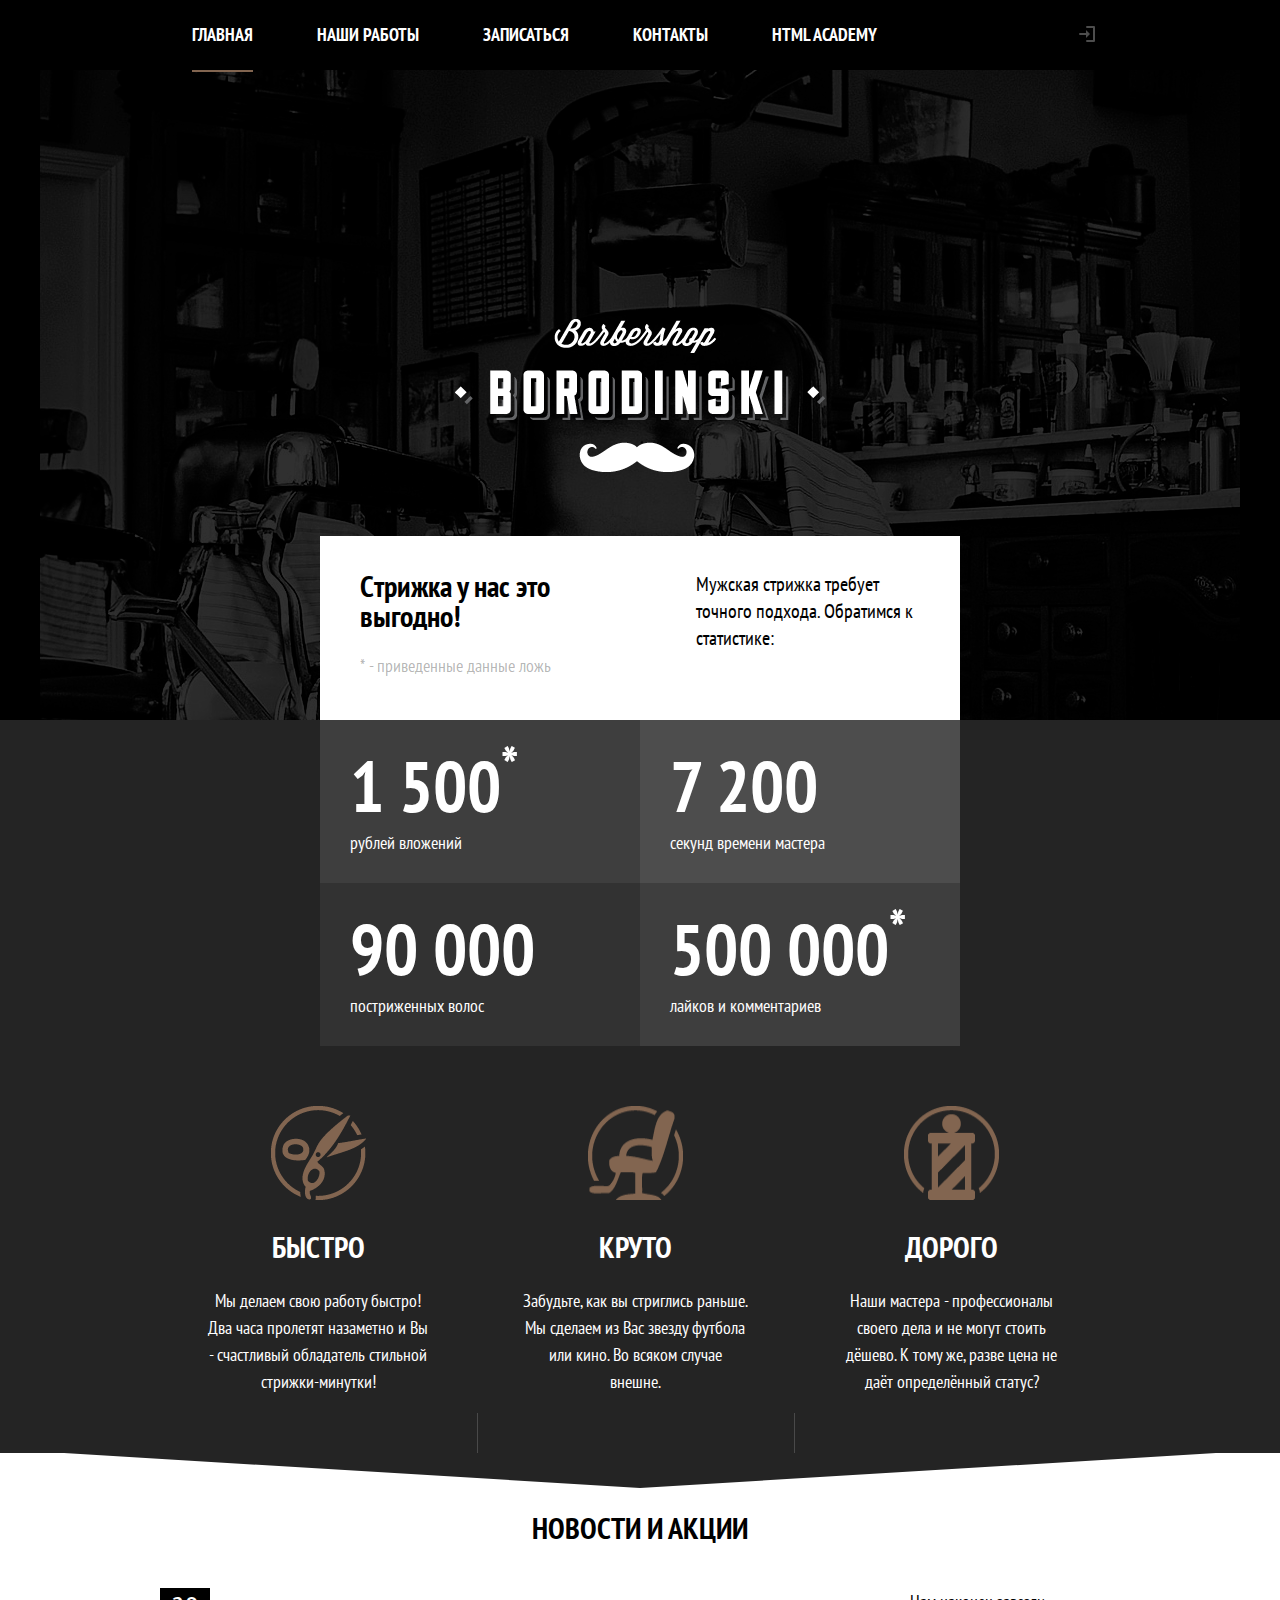
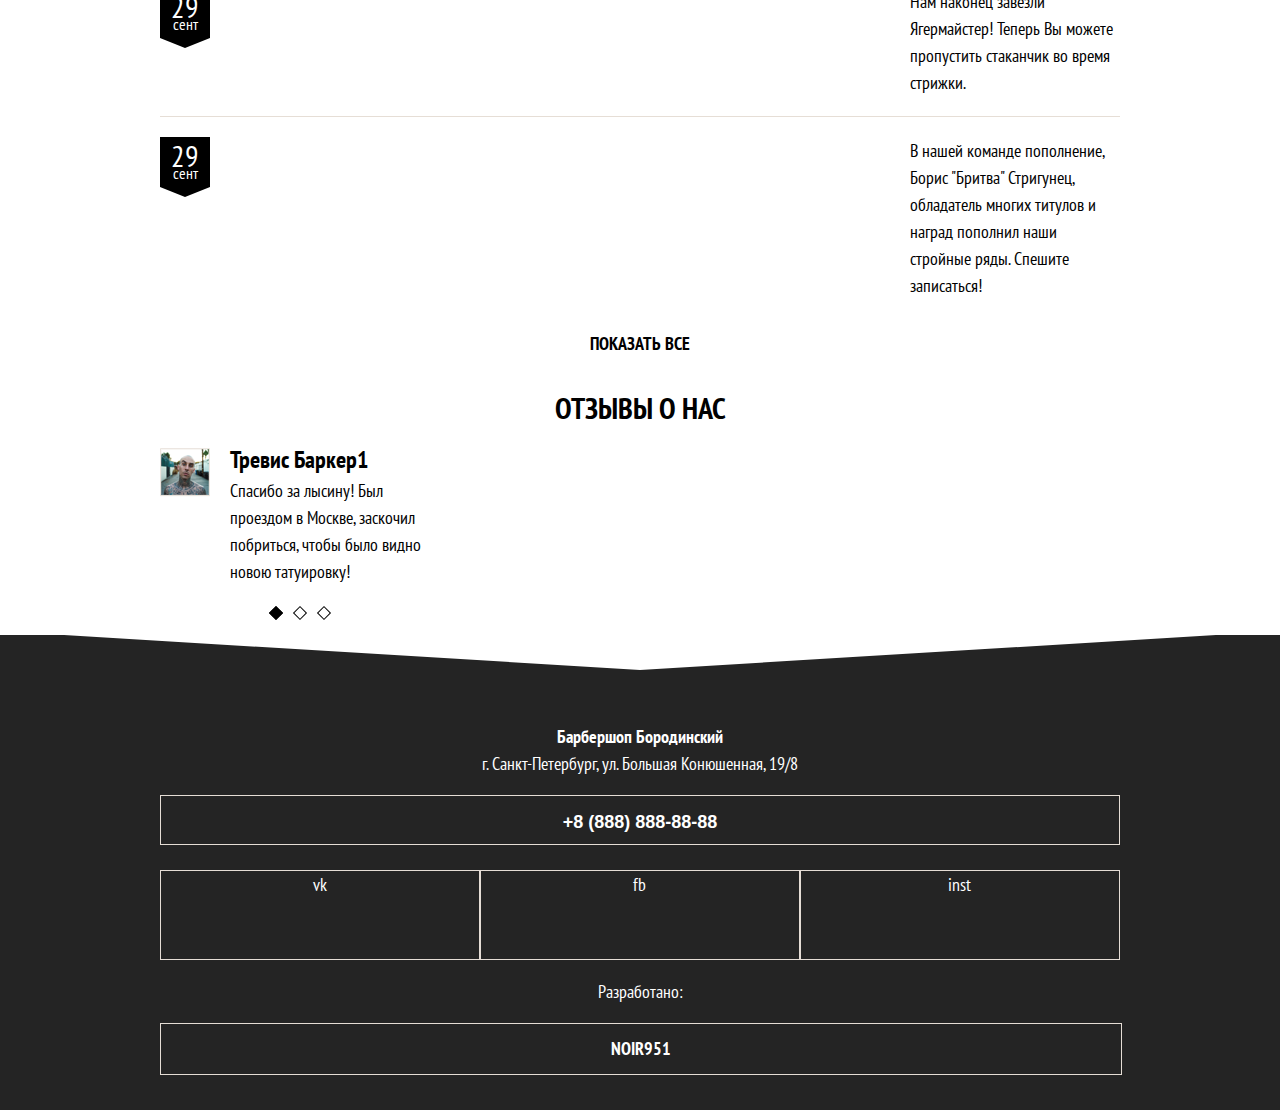
<file: barbershop/index.html>
<!DOCTYPE html>
<html lang="ru">

<head>
    <meta charset="UTF-8">
    <title>Barbershop</title>
    <link rel="stylesheet" href="app/css/style.css">
    <meta name="viewport" content="width=device-width, initial-scale=1">
</head>

<body>
    <header class="page-header">
        <div class="page-header__logo">
            <h1 class="visually-hidden">Barbershop Borodinsky</h1>
        </div>
        <nav class="page-nav">
            <button type="button" class="page-nav__btn">Меню</button>
            <div class="page-nav__container">
                <ul class="page-nav__list">
                    <li class="page-nav__item"><a class="active" href="#">главная</a></li>
                    <li class="page-nav__item"><a href="photo.html">наши работы</a></li>
                    <li class="page-nav__item"><a href="form.html">записаться</a></li>
                    <li class="page-nav__item"><a href="contacts.html">контакты</a></li>
                    <li class="page-nav__item"><a href="academy.html">html academy</a></li>
                </ul>
                <ul class="page-nav__user-bar">
                    <li class="page-nav__user-bar--enter-btn">
                        <a href="#"><img src="app/img/mobile/login.png"> вход</a>
                    </li>
                </ul>
            </div>
        </nav>
    </header>
    <section class="stat">
             <div class="stat__header">
                    <h2 class="stat__heading">Cтрижка у нас это выгодно!</h2>
                    <p class="stat__intro">Мужская стрижка требует точного подхода. Обратимся к статистике:</p>
                    <span class="stat__remark-top text">* - приведенные данные ложь</span>
            </div>
            <div class="stat__blocks">
                    <div class="stat__block"><div class="wrapper">
                        
                                <span class="stat__block-price">1 500<sup>*</sup></span>
                                <p class="stat__block-text">рублей вложений</p>
                    </div>
                    </div>
                    <div class="stat__block"><div class="wrapper">
                        
                                <span class="stat__block-price">7 200</span>
                                <p class="stat__block-text">секунд времени мастера</p>
                    </div>
                    </div>
                    <div class="stat__block"><div class="wrapper">
                        
                                <span class="stat__block-price">90 000</span>
                                <p class="stat__block-text">постриженных волос</p>
                    </div>
                    </div>
                    <div class="stat__block"><div class="wrapper">
                        
                                <span class="stat__block-price">500 000<sup>*</sup></span>
                                <p class="stat__block-text">лайков и комментариев</p>
                    </div>
                    </div>
            </div>
            <span class="stat__remark-bottom">* - приведенные данные ложь</span>

    </section>
    <section class="advantages block-end">
        <div class="wrapper">
            <div class="advantages__slider">
                <input type="radio" name="controls" id="advantages-first-slide" checked>
                <input type="radio" name="controls" id="advantages-second-slide">
                <input type="radio" name="controls" id="advantages-third-slide">
                <div class="advantages__slider-controls">
                    <label for="advantages-first-slide"></label>
                    <label for="advantages-second-slide"></label>
                    <label for="advantages-third-slide"></label>
                </div>
                <div class="advantages__slider-container">
                    <div class="slider__item">
                        <img src="app/img/mobile/advantage-1-illustration.png" width="95px" height="94px">
                        <h2 class="advantages__item-heading">быстро</h2>
                        <p class="advantages__item-text">Мы делаем свою работу быстро! Два часа пролетят назаметно и Вы - счастливый обладатель стильной стрижки-минутки!</p>
                    </div>
                    <div class="slider__item">
                        <img src="app/img/mobile/advantage-2-illustration.png" width="95px" height="88px">
                        <h2 class="advantages__item-heading">круто</h2>
                        <p class="advantages__item-text">Забудьте, как вы стриглись раньше. Мы сделаем из Вас звезду футбола или кино. Во всяком случае внешне.</p>
                    </div>
                    <div class="slider__item">
                        <img src="app/img/mobile/advantage-3-illustration.png" width="95px" height="91px">
                        <h2 class="advantages__item-heading">дорого</h2>
                        <p class="advantages__item-text">Наши мастера - профессионалы своего дела и не могут стоить дёшево. К тому же, разве цена не даёт определённый статус?</p>
                    </div>
                </div>
            </div>
        </div>
    </section>
    <section class="news">
        <div class="wrapper">
            <h2 class="news__heading">Новости и акции</h2>
            <div class="news__preview">
                <div class="news__date">
                    <span class="day">29</span>
                    <span class="month">сент</span>
                </div>
                <p class="news__text">Нам наконец завезли Ягермайстер! Теперь Вы можете пропустить стаканчик во время стрижки.</p>
            </div>
            <div class="news__preview">
                <div class="news__date">
                    <span class="day">29</span>
                    <span class="month">сент</span>
                </div>
                <p class="news__text">В нашей команде пополнение, Борис "Бритва" Стригунец, обладатель многих титулов и наград пополнил наши стройные ряды. Спешите записаться!</p>
            </div>
            <a href="#" class="news__btn btn">Показать все</a>
        </div>
    </section>
    <section class="reviews block-end">
        <div class="wrapper">
            <h2 class="reviews__heading">Отзывы о нас</h2>
            <div class="reviews__slider">
                <input type="radio" name="controls" id="reviews-first-slide" checked>
                <input type="radio" name="controls" id="reviews-second-slide">
                <input type="radio" name="controls" id="reviews-third-slide">
                <div class="reviews__slider-controls">
                    <label for="reviews-first-slide"></label>
                    <label for="reviews-second-slide"></label>
                    <label for="reviews-third-slide"></label>
                </div>
                <div class="reviews__slider-container">
                    <div class="reviews__item">
                        <img src="app/img/mobile/reviews-1-photo.png" width="50px" height="49px">
                        <span class="reviews__item-heading">Тревис Баркер1</span>
                        <p class="reviews__item-text">Спасибо за лысину! Был проездом в Москве, заскочил побриться, чтобы было видно новою татуировку!</p>
                    </div>
                    <div class="reviews__item">
                        <img src="app/img/mobile/reviews-1-photo.png" width="50px" height="49px">
                        <span class="reviews__item-heading">Тревис Баркер2</span>
                        <p class="reviews__item-text">Спасибо за лысину! Был проездом в Москве, заскочил побриться, чтобы было видно новою татуировку!</p>
                    </div>
                    <div class="reviews__item">
                        <img src="app/img/mobile/reviews-1-photo.png" width="50px" height="49px">
                        <span class="reviews__item-heading">Тревис Баркер3</span>
                        <p class="reviews__item-text">Спасибо за лысину! Был проездом в Москве, заскочил побриться, чтобы было видно новою татуировку!</p>
                    </div>
                </div>


            </div>
        </div>
    </section>
    <footer class="footer">
        <div class="wrapper">
            <p class="footer__address"><span class="footer__address-name">Барбершоп Бородинский</span><br>г. Санкт-Петербург, ул. Большая Конюшенная, 19/8</p>
            <button class="footer__phone btn" type="button">+8 (888) 888-88-88</button>
            <div class="footer__social">
                <span class="footer__social--vk">vk</span>
                <span class="footer__social--fb">fb</span>
                <span class="footer__social--inst">inst</span>
            </div>
            <div class="footer__copy">
                <p class="footer__copy--text">Разработано:</p>
                <a class="footer__btn btn" href="http://github.com/noir951">NOir951</a>
            </div>
        </div>
    </footer>
</body>

</html>
</file>
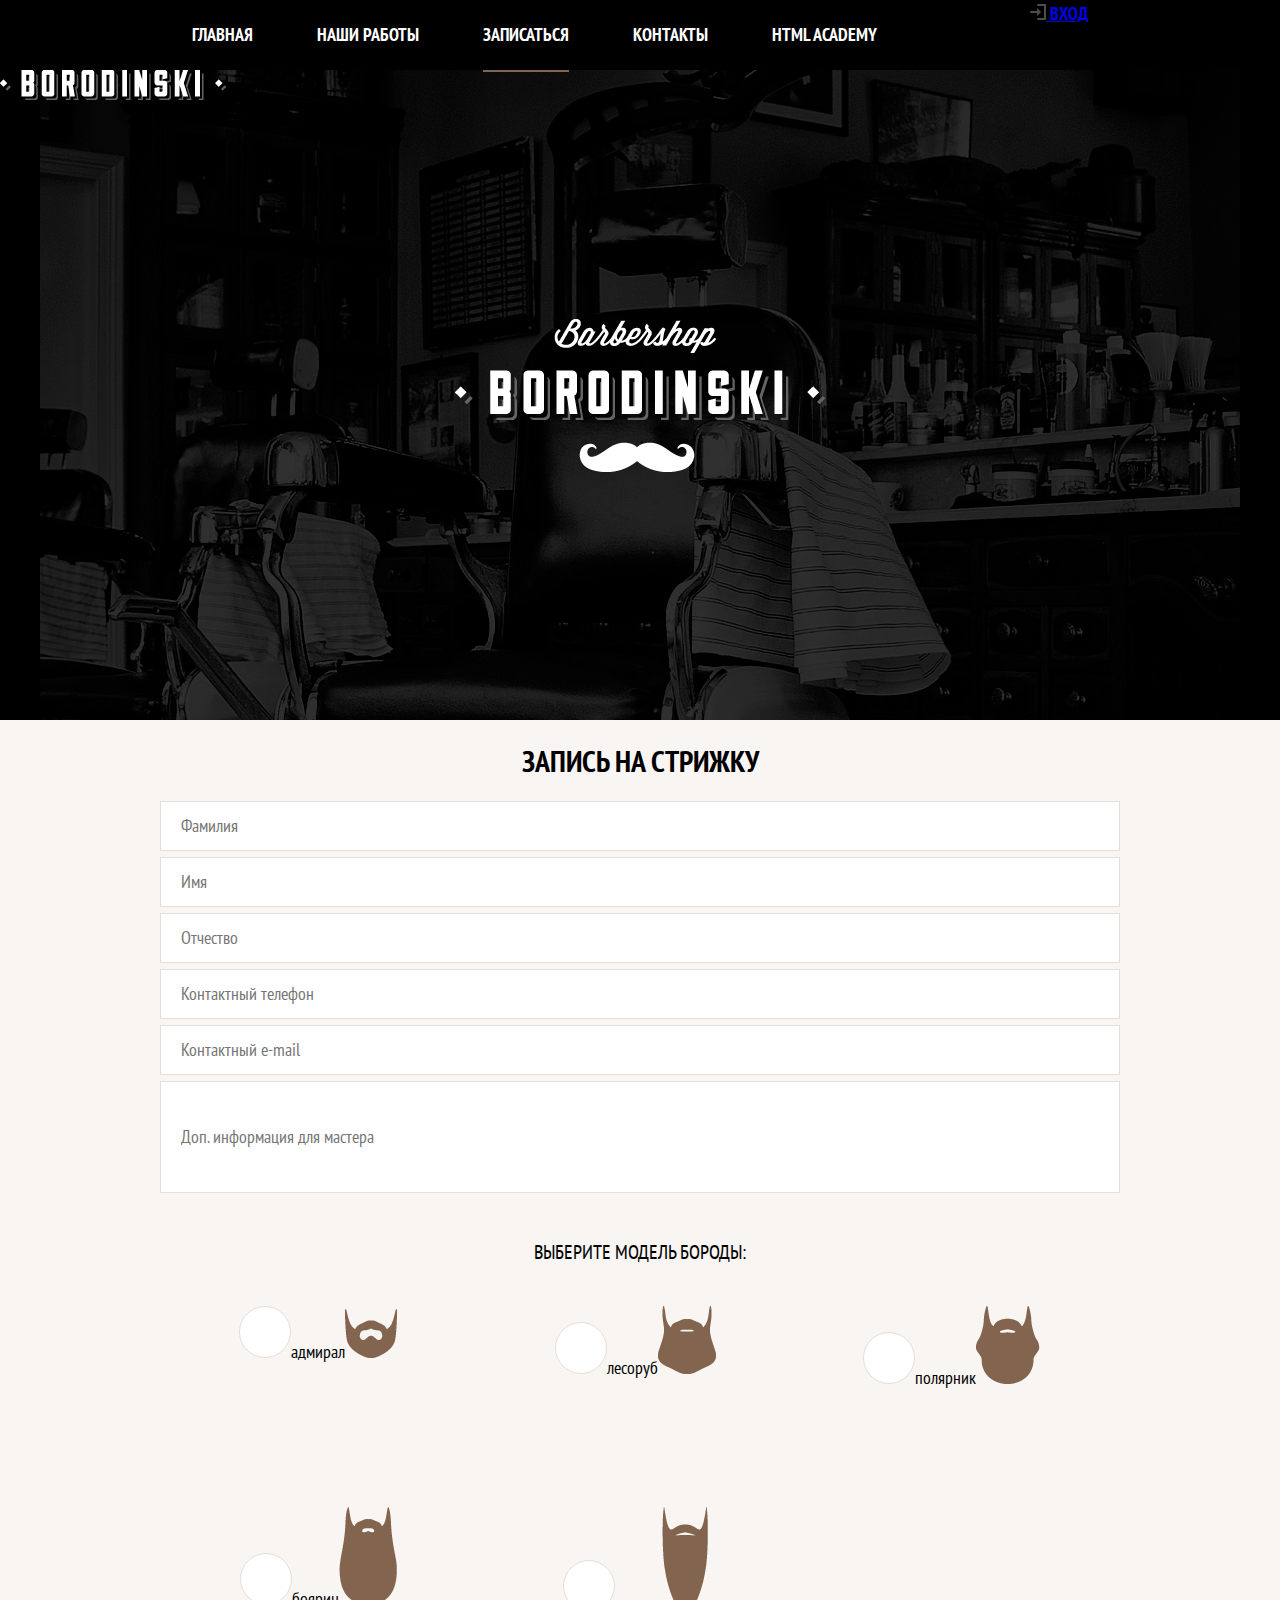
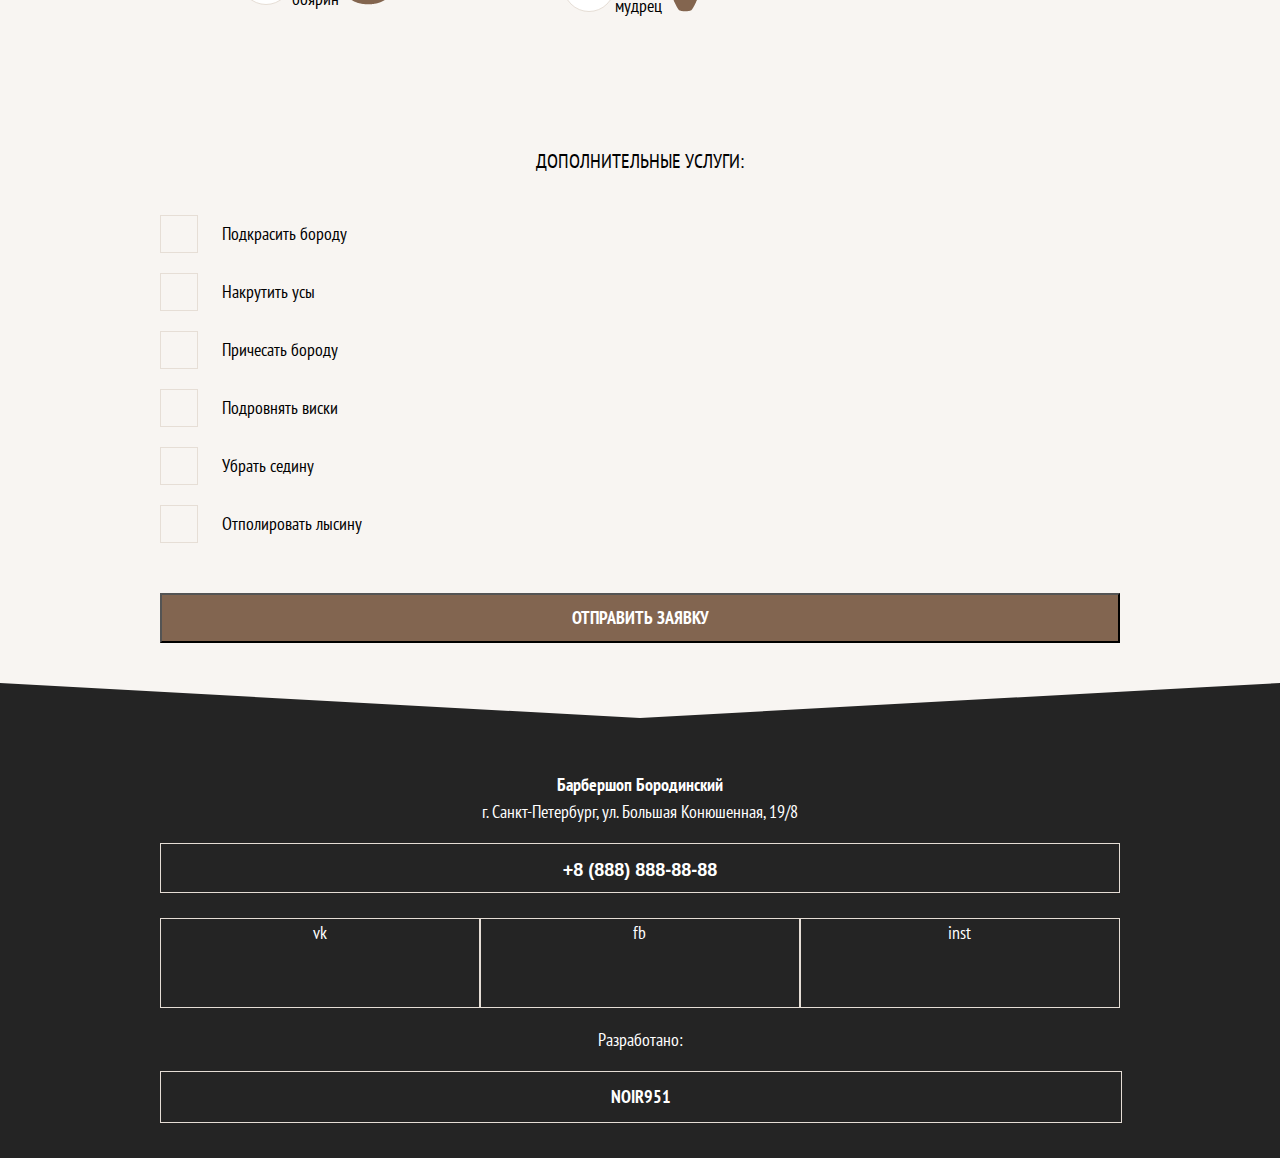
<file: barbershop/form.html>
<!DOCTYPE html>
<html lang="en">
<head>
    <meta charset="UTF-8">
    <title>Form</title>
    <link rel="stylesheet" href="app/css/style.css">
    <meta name="viewport" content="width=device-width, initial-scale=1">
</head>

<body>
    <header class="page-header">
        <div class="page-header__logo">
            <img src="app/img/mobile/logotype-mobile.png" alt="Barbershop Borodinsky" width="226px" height="30px">
            <h1 class="visually-hidden">Barbershop Borodinsky</h1>
        </div>
        <nav class="page-nav page-nav">
            <button type="button" class="page-nav__btn">Меню</button>
            <div class="page-nav__container">
                <ul class="page-nav__list">
                    <li class="page-nav__item"><a href="index.html">главная</a></li>
                    <li class="page-nav__item"><a href="works.html">наши работы</a></li>
                    <li class="page-nav__item"><a class="active" href="#">записаться</a></li>
                    <li class="page-nav__item"><a href="contacts.html">контакты</a></li>
                    <li class="page-nav__item"><a href="academy.html">html academy</a></li>
                </ul>
                <ul class="page-nav__user-bar">
                    <li class="page-van__user-bar--enter-btn">
                        <a href="#"><img src="app/img/mobile/login.png"> вход</a>
                    </li>
                </ul>
            </div>
        </nav>
    </header>
    <form class="form" action="#" method="get">
        <div class="wrapper">
            <h2 class="form__heading">Запись на стрижку</h2>
            <input type="text" name="surname" id="surname" class="form-surname" placeholder="Фамилия">
            <input type="text" name="name" id="name" class="form-name" placeholder="Имя">
            <input type="text" name="patronymic" id="patronymic" class="form-patronymic" placeholder="Отчество">
            <input type="phone" name="phone" id="phone" class="form-phone" placeholder="Контактный телефон">
            <input type="email" name="email" id="email" class="form-email" placeholder="Контактный e-mail">
            <input type="text" name="info" id="info" class="form-info" placeholder="Доп. информация для мастера">
            <p class="form__group-heading">Выберите модель бороды:</p>
            <div class="form__beard-shape-wrapper">
                <label class="beard-shape"><input type="radio" name="beard-shape" value="1"><div class="radio-beard-shape"></div>адмирал<img src="app/img/mobile/beard-1.png" width="52px" height="49px" alt="борода раз"></label>
                <label class="beard-shape"><input type="radio" name="beard-shape" value="2"><div class="radio-beard-shape"></div>лесоруб<img src="app/img/mobile/beard-2.png" width="58px" height="68px" alt="борода два"></label>
                <label class="beard-shape"><input type="radio" name="beard-shape" value="3"><div class="radio-beard-shape"></div>полярник<img src="app/img/mobile/beard-3.png" width="64px" height="78px" alt="три борода"></label>
                <label class="beard-shape"><input type="radio" name="beard-shape" value="4"><div class="radio-beard-shape"></div>боярин<img src="app/img/mobile/beard-4.png" width="58px" height="98px" alt="четыре борода"></label>
                <label class="beard-shape"><input type="radio" name="beard-shape" value="5"><div class="radio-beard-shape"></div>мудрец<img src="app/img/mobile/beard-5.png" width="46px" height="105px" alt="и пять борода"></label>
            </div>
            <p class="form__group-heading">Дополнительные услуги:</p>
            <div class="form__additionally-wrapper">
                <label><input type="checkbox" name="additionally" id="1"><span class="checkbox-additionally"></span>Подкрасить бороду</label>
                <label><input type="checkbox" name="additionally" id="2"><span class="checkbox-additionally"></span>Накрутить усы</label>
                <label><input type="checkbox" name="additionally" id="3"><span class="checkbox-additionally"></span>Причесать бороду</label>
                <label><input type="checkbox" name="additionally" id="4"><span class="checkbox-additionally"></span>Подровнять виски</label>
                <label><input type="checkbox" name="additionally" id="5"><span class="checkbox-additionally"></span>Убрать седину</label>
                <label><input type="checkbox" name="additionally" id="6"><span class="checkbox-additionally"></span>Отполировать лысину</label>
            </div>
            <input class="form__btn btn" type="submit" value="Отправить заявку">
        </div>
    </form>
    <footer class="footer">
        <div class="wrapper">
            <p class="footer__address"><span class="footer__address-name">Барбершоп Бородинский</span><br>г. Санкт-Петербург, ул. Большая Конюшенная, 19/8</p>
            <button class="footer__phone btn" type="button">+8 (888) 888-88-88</button>
            <div class="footer__social">
                <span class="footer__social--vk">vk</span>
                <span class="footer__social--fb">fb</span>
                <span class="footer__social--inst">inst</span>
            </div>
            <div class="footer__copy">
                <p class="footer__copy--text">Разработано:</p>
                <a class="footer__btn btn" href="http://github.com/noir951">NOir951</a>
            </div>
        </div>
    </footer>
</body>
</html>
</file>
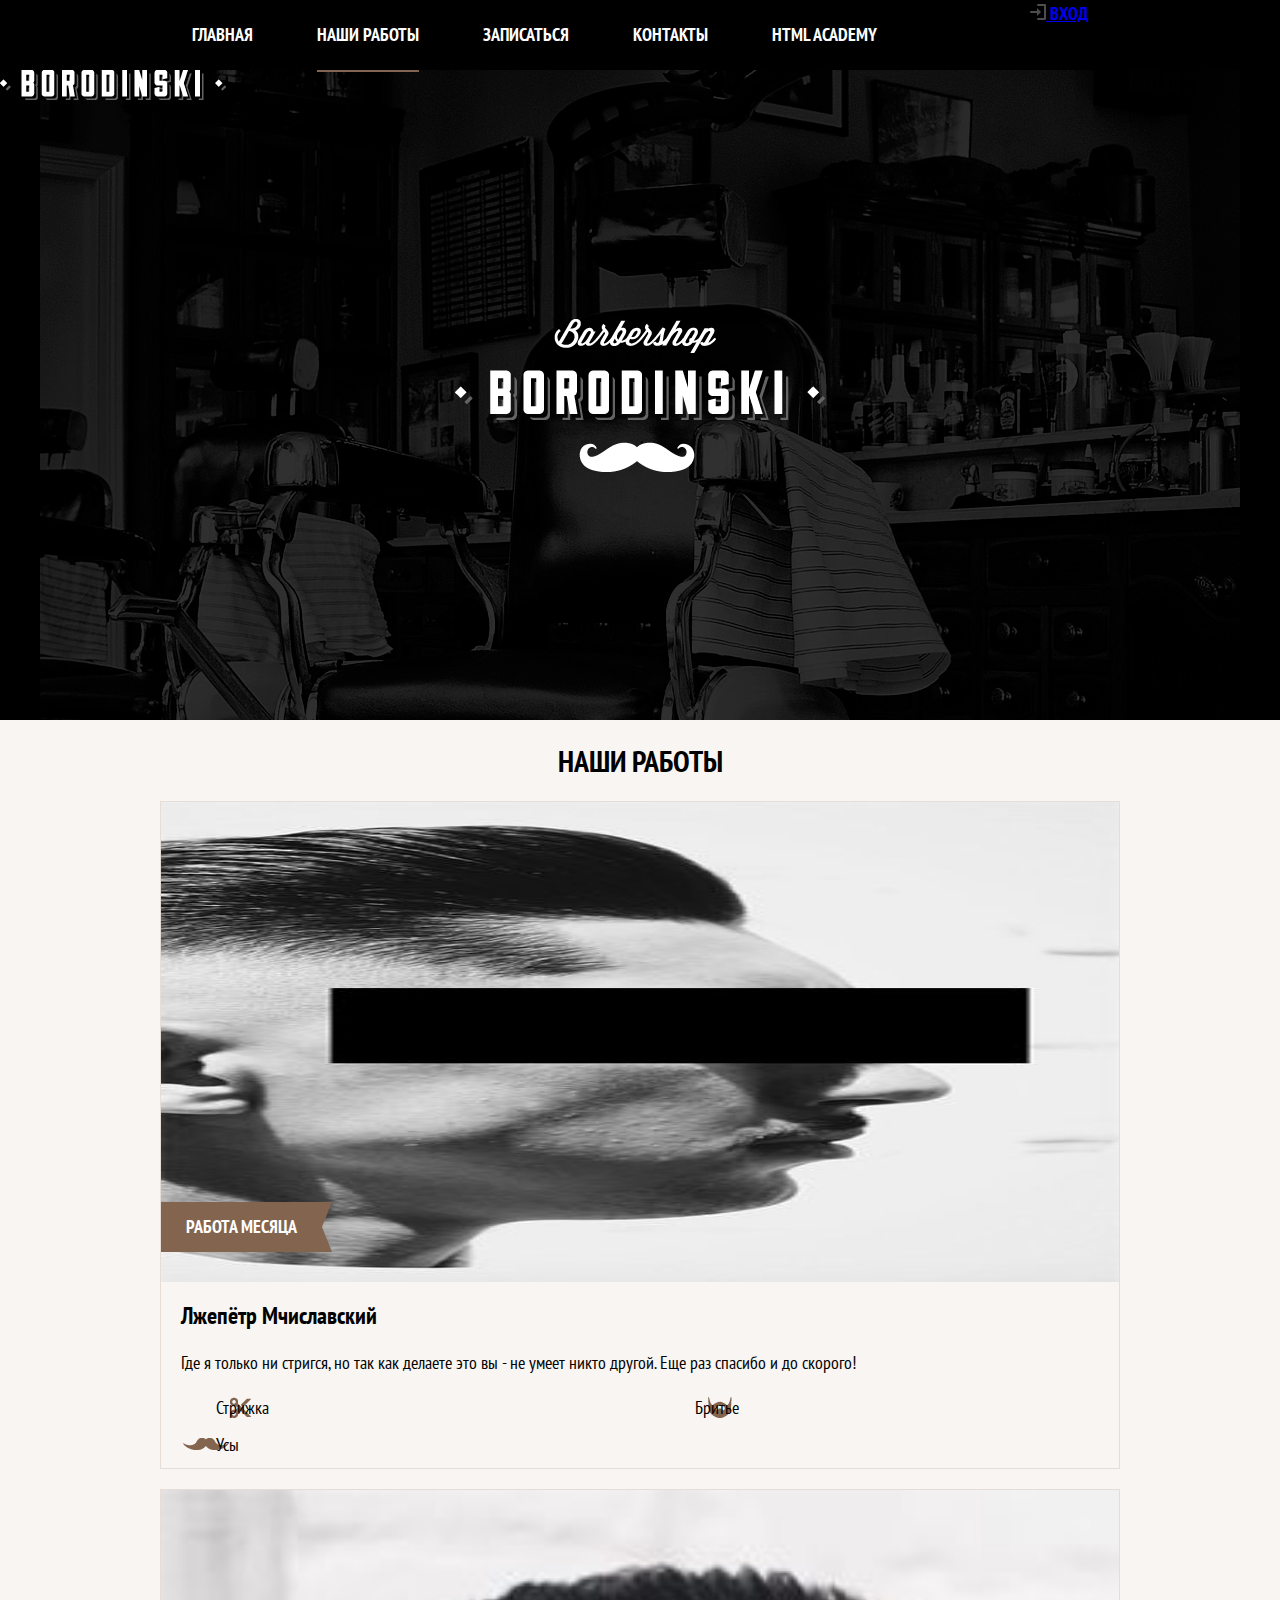
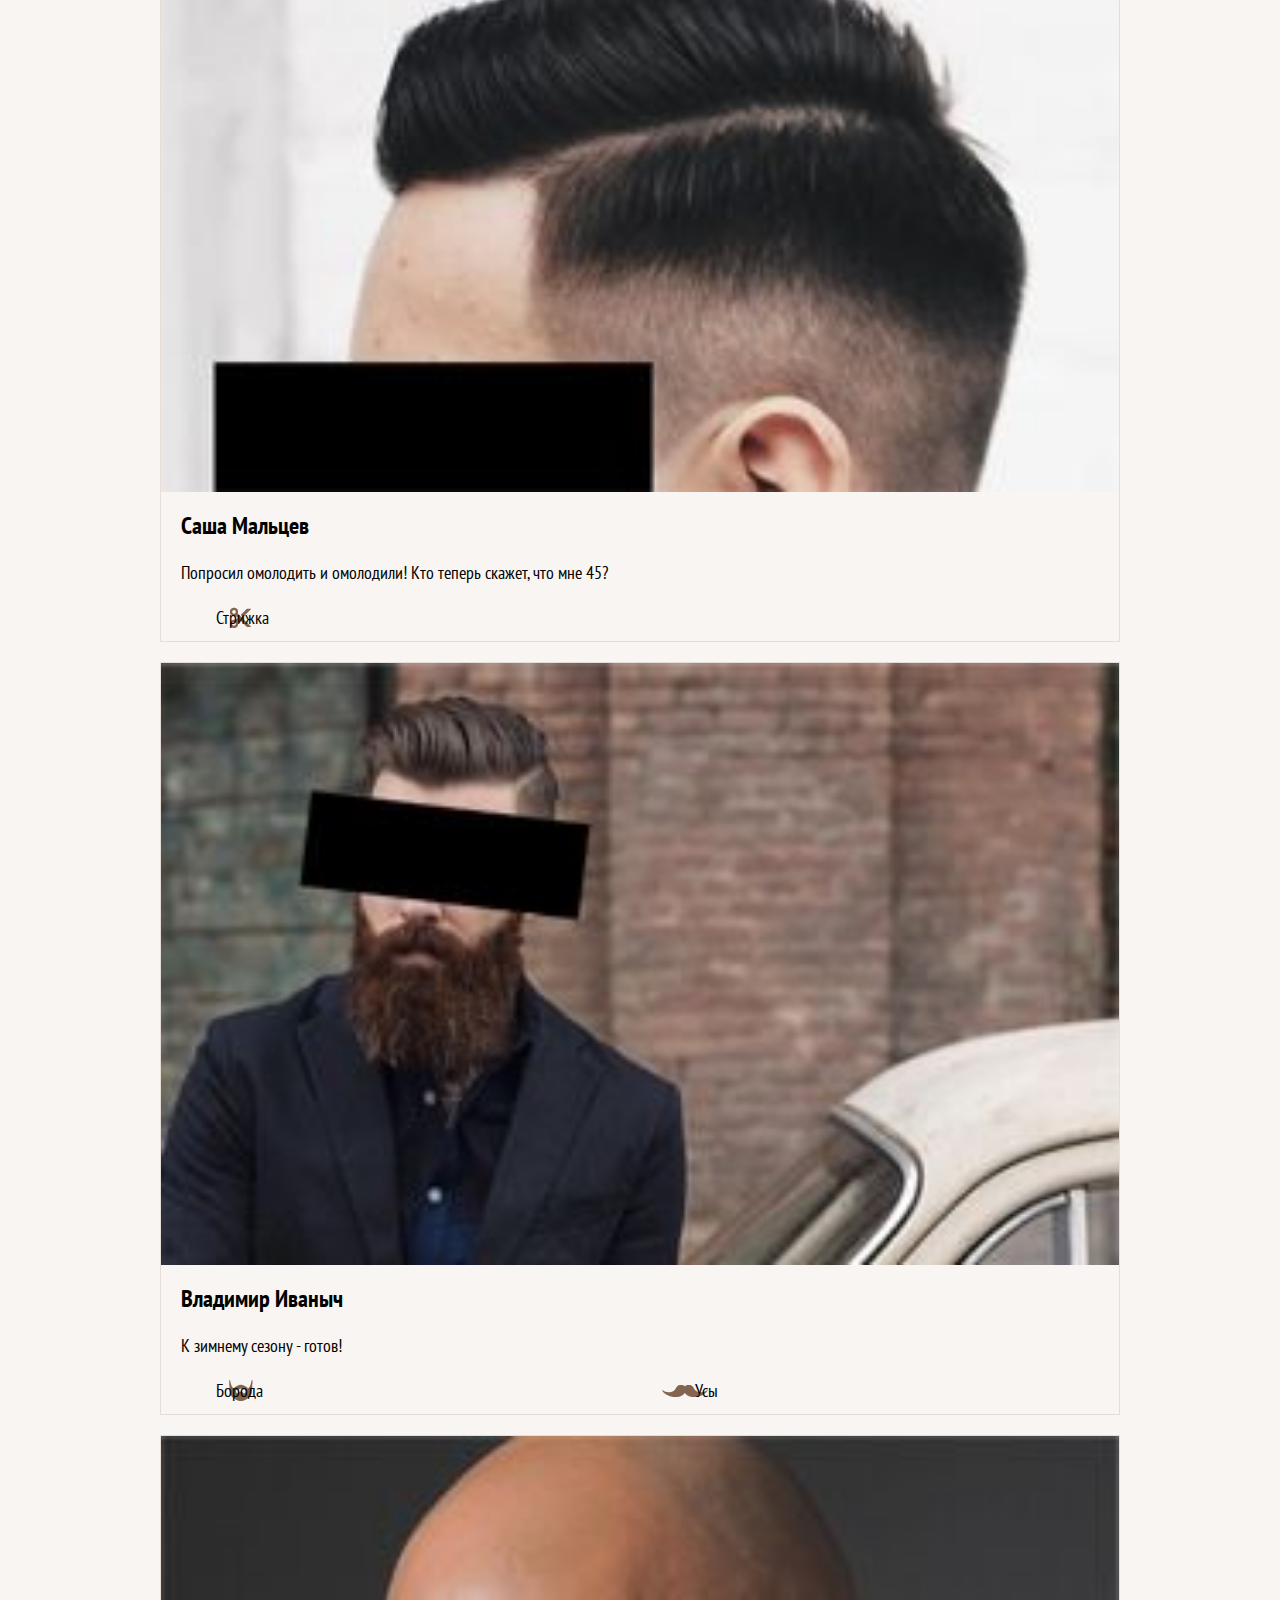
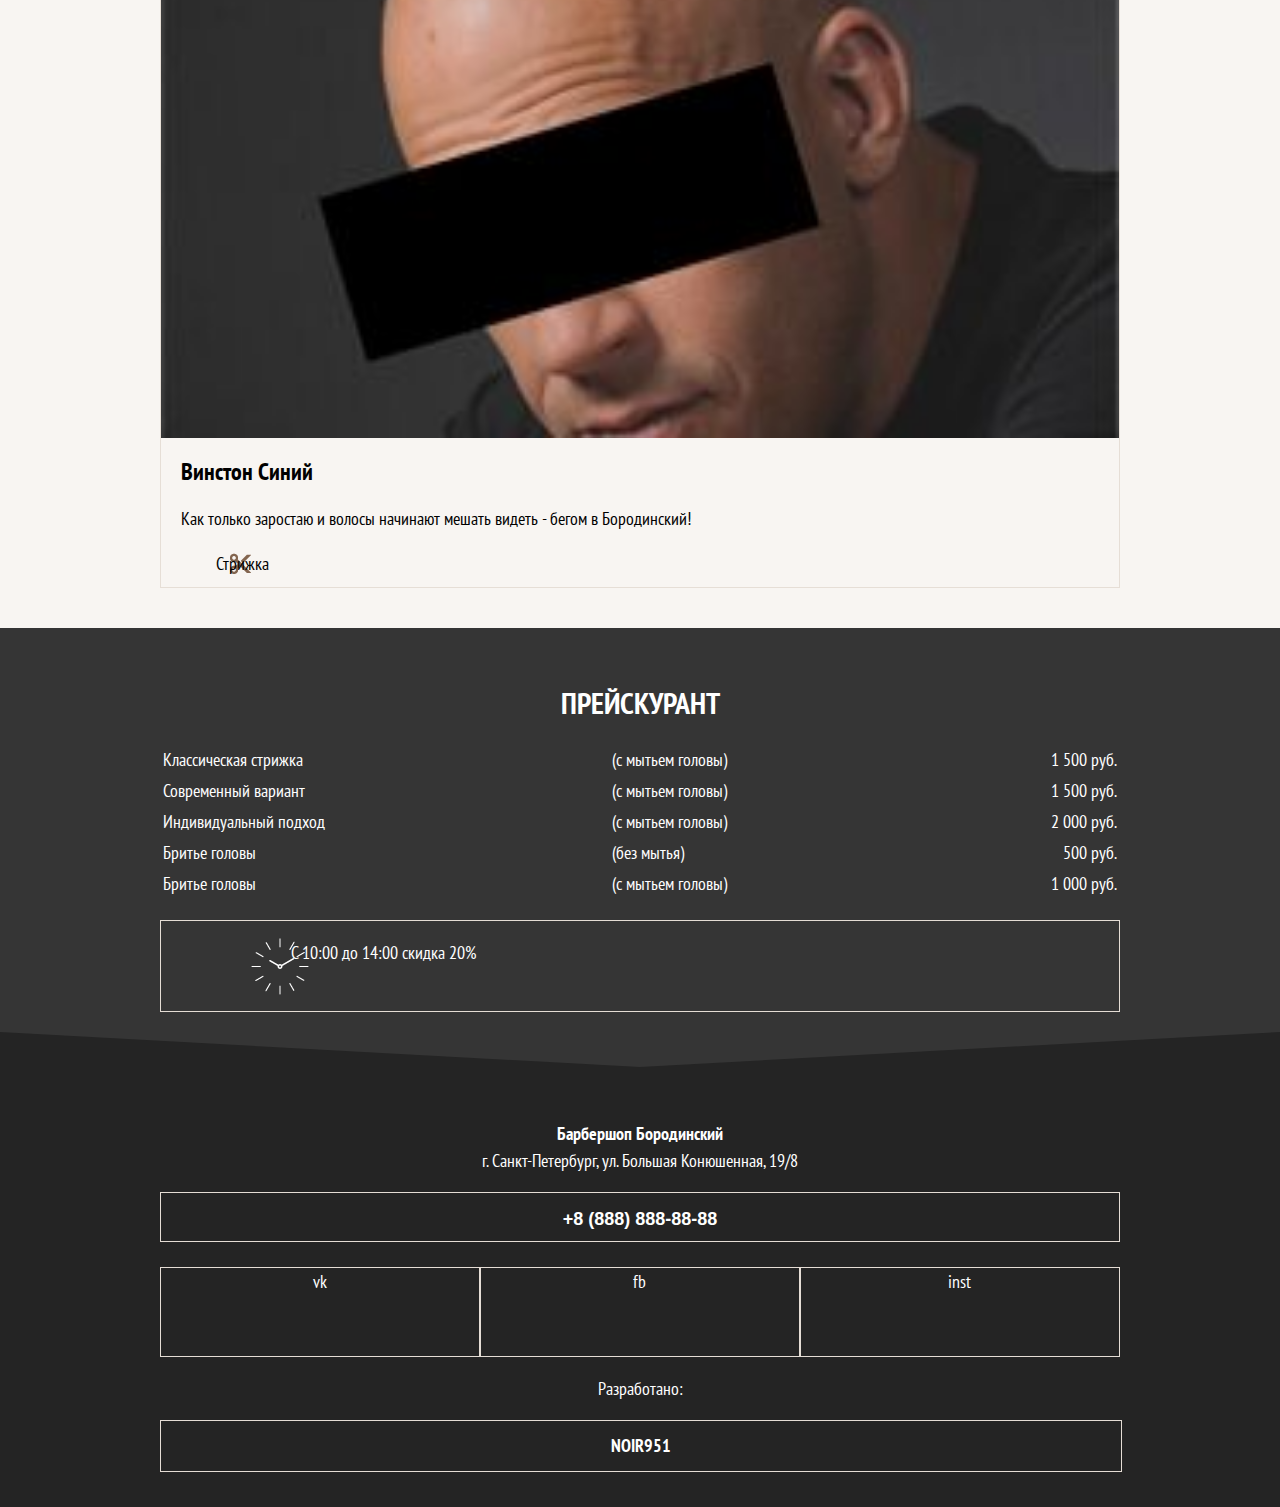
<file: barbershop/photo.html>
<!DOCTYPE html>
<html lang="en">
<head>
    <meta charset="UTF-8">
    <meta name="viewport" content="width=device-width, initial-scale=1">
    <title>Photo</title>
    <link rel="stylesheet" href="app/css/style.css">
</head>
<body>
    <header class="page-header">
        <div class="page-header__logo">
            <img src="app/img/mobile/logotype-mobile.png" alt="Barbershop Borodinsky" width="226px" height="30px">
            <h1 class="visually-hidden">Barbershop Borodinsky</h1>
        </div>
        <nav class="page-nav page-nav">
            <button type="button" class="page-nav__btn">Меню</button>
            <div class="page-nav__container">
                <ul class="page-nav__list">
                    <li class="page-nav__item"><a href="index.html">главная</a></li>
                    <li class="page-nav__item"><a class="active" href="#">наши работы</a></li>
                    <li class="page-nav__item"><a href="form.html">записаться</a></li>
                    <li class="page-nav__item"><a href="contacts.html">контакты</a></li>
                    <li class="page-nav__item"><a href="academy.html">html academy</a></li>
                </ul>
                <ul class="page-nav__user-bar">
                    <li class="page-van__user-bar--enter-btn">
                        <a href="#"><img src="app/img/mobile/login.png"> вход</a>
                    </li>
                </ul>
            </div>
        </nav>
    </header>
    <section class="photo">
        <div class="wrapper">
            <h2 class="photo__heading">Наши работы</h2>
            <div class="photo__main-item">
                <img src="app/img/mobile/photo-main-photo.jpg" alt="Работа месяца" class="photo__main-photo" width="280px" height="480px">
                <div class="photo__main-item--sticker">Работа месяца</div>
                <span class="photo__item-heading">Лжепётр Мчиславский</span>
                <p class="photo__text">Где я только ни стригся, но так как делаете это вы - не умеет никто другой. Еще раз спасибо и до скорого!</p>
                <div class="photo__additionally scissors"><span>Стрижка</span></div>
                <div class="photo__additionally beard"><span>Бритье</span></div>
                <div class="photo__additionally mustache"><span>Усы</span></div>
            </div>
            <div class="photo__item">
                <img src="app/img/mobile/photo-2.jpg" alt="" class="photo__photo">
                <span class="photo__item-heading">Саша Мальцев</span>
                <p class="photo__text">Попросил омолодить и омолодили! Кто теперь скажет, что мне 45?</p>
                <div class="photo__additionally scissors"><span>Стрижка</span></div>
            </div>
            <div class="photo__item">
                <img src="app/img/mobile/photo-3.jpg" alt="" class="photo__photo">
                <span class="photo__item-heading">Владимир Иваныч</span>
                <p class="photo__text">К зимнему сезону - готов!</p>
                <div class="photo__additionally beard"><span>Борода</span></div>
                <div class="photo__additionally mustache"><span>Усы</span></div>
            </div>
            <div class="photo__item">
                <img src="app/img/mobile/photo-4.jpg" alt="" class="photo__photo">
                <span class="photo__item-heading">Винстон Синий</span>
                <p class="photo__text">Как только заростаю и волосы начинают мешать видеть - бегом в Бородинский!</p>
                <div class="photo__additionally scissors"><span>Стрижка</span></div>
            </div>
        </div>
    </section>
    <section class="price-list">
       <div class="wrapper">
             <h2 class="price-list__heading">Прейскурант</h2>
            <table class="price-list__table">
                <tr>
                    <td>Классическая стрижка</td><td>(с мытьем головы)</td>
                    <td>1 500 руб.</td>
                </tr>
                <tr>
                    <td>Современный вариант</td><td>(с мытьем головы)</td>
                    <td>1 500 руб.</td>
                </tr>
                <tr>
                    <td>Индивидуальный подход</td><td>(с мытьем головы)</td>
                    <td>2 000 руб.</td>
                </tr>
                <tr>
                    <td>Бритье головы</td><td>(без мытья)</td>
                    <td>500 руб.</td>
                </tr>
                <tr>
                    <td>Бритье головы</td><td>(с мытьем головы)</td>
                    <td>1 000 руб.</td>
                </tr>
            </table>
            <div class="price-list__sale">
                <p>C 10:00 до 14:00 скидка 20%</p>
            </div>
        </div>
    </section>
    <footer class="footer">
        <div class="wrapper">
            <p class="footer__address"><span class="footer__address-name">Барбершоп Бородинский</span><br>г. Санкт-Петербург, ул. Большая Конюшенная, 19/8</p>
            <button class="footer__phone btn" type="button">+8 (888) 888-88-88</button>
            <div class="footer__social">
                <span class="footer__social--vk">vk</span>
                <span class="footer__social--fb">fb</span>
                <span class="footer__social--inst">inst</span>
            </div>
            <div class="footer__copy">
                <p class="footer__copy--text">Разработано:</p>
                <a class="footer__btn btn" href="http://github.com/noir951">NOir951</a>
            </div>
        </div>
    </footer>
</body>
</html>
</file>
<file: barbershop/app/css/style.css>
@import url(normalize.css);
@import url("https://fonts.googleapis.com/css?family=PT+Sans+Narrow:400,700&subset=cyrillic");
.visually-hidden {
  position: absolute;
  width: 1px;
  height: 1px;
  margin: -1px;
  padding: 0;
  border: 0;
  clip: rect(0 0 0 0);
  overflow: hidden; }

.wrapper {
  width: 280px;
  margin: 0 auto; }

@media (min-width: 768px) {
  .wrapper {
    width: 640px;
    margin: 0 auto; } }

@media (min-width: 1200px) {
  .wrapper {
    width: 960px;
    margin: 0 auto; } }

body {
  font-family: "PT Sans Narrow", sans-serif;
  font-size: 18px;
  line-height: 27px;
  width: 100%; }

h2[class$="heading"] {
  text-transform: uppercase;
  text-align: center;
  font-size: 30px;
  line-height: 30px; }

.btn {
  clear: both;
  display: block;
  width: 100%;
  height: 50px;
  line-height: 50px;
  font-weight: 700;
  color: black;
  text-transform: uppercase;
  text-align: center;
  text-decoration: none; }

.block-end::after {
  position: absolute;
  content: "";
  display: block;
  left: 50%;
  margin-left: -45vw;
  height: 0;
  bottom: -70px;
  border-top: 35px solid transparent;
  border-bottom: 35px solid transparent;
  border-right: 45vw solid transparent;
  border-left: 45vw solid transparent; }

.page-header {
  background-color: #000; }

.page-header__logo {
  min-height: 90px;
  background: url(../img/mobile/logotype-mobile.png) 50% 50% no-repeat; }

@media (min-width: 768px) {
  .page-header {
    padding-top: 70px; }
  .page-header__logo {
    min-height: 400px;
    background: url(../img/tablet/logotype-tablet.png) no-repeat 50% 40px, url(../img/desktop/back-desktop.png) 50% 50% no-repeat; } }

@media (min-width: 1200px) {
  .page-header {
    padding-top: 70px; }
  .page-header__logo {
    min-height: 650px;
    background: url(../img/desktop/logotype-desktop.png) no-repeat 50% 50%, url(../img/desktop/back-desktop.png) 50% 50% no-repeat; } }

.page-nav {
  position: relative; }

.page-nav__btn {
  position: absolute;
  top: 0;
  width: 70px;
  height: 50px;
  border: none;
  padding: 0;
  font-size: 0;
  background-color: #6a4d38;
  cursor: pointer; }
  .page-nav__btn:hover {
    background-color: #624530; }

.page-nav__container {
  width: auto; }

.page-nav__btn {
  display: none; }

.page-nav__list {
  color: white;
  padding: 0;
  margin: 0; }

.page-nav__item {
  height: 50px;
  list-style: none;
  border-bottom: 1px solid #71543f; }
  .page-nav__item a {
    display: block;
    color: white;
    text-decoration: none;
    text-transform: uppercase;
    line-height: 50px;
    background-color: #826550;
    padding-left: 21px;
    font-weight: 700; }
    .page-nav__item a:hover {
      background-color: #755a46; }
  .page-nav__item [href="#"]:hover {
    background-color: #826550;
    cursor: default; }

.page-nav__user-bar {
  list-style: none;
  margin: 0;
  padding: 0; }
  .page-nav__user-bar--enter-btn a {
    display: block;
    color: white;
    text-decoration: none;
    text-transform: capitalize;
    line-height: 50px;
    background-color: #6a4d38;
    padding-left: 21px; }
  .page-nav__user-bar--enter-btn img {
    margin-right: 10px; }

.page-nav--closed .page-nav__btn {
  display: block;
  right: 0;
  z-index: 1; }
  .page-nav--closed .page-nav__btn::after {
    content: "";
    display: block;
    width: 36px;
    height: 2px;
    background-color: white;
    margin: 0 auto;
    box-shadow: 0 8px white, 0 -8px white; }

.page-nav--closed .active {
  position: absolute;
  top: 0;
  width: 95%; }

.page-nav--closed .page-nav__container {
  height: 50px;
  overflow: hidden; }

.page-nav--closed .page-nav__item {
  text-align: center; }

.page-nav--open .page-nav__btn {
  display: block;
  left: 0; }
  .page-nav--open .page-nav__btn::after {
    content: "";
    display: block;
    width: 35px;
    height: 2px;
    background-color: white;
    position: absolute;
    top: 24px;
    left: 17.5px;
    transform: rotate(45deg); }
  .page-nav--open .page-nav__btn::before {
    content: "";
    display: block;
    width: 35px;
    height: 2px;
    background-color: white;
    position: absolute;
    top: 24px;
    left: 17.5px;
    transform: rotate(-45deg); }

.page-nav--open .page-nav__container {
  height: 50px;
  margin-left: 70px; }

/*tablet*/
@media (min-width: 768px) {
  .page-nav {
    position: absolute;
    top: 0;
    width: 100%; }
  .page-nav__btn {
    display: none; }
  .page-nav__btn {
    display: none; }
  .page-nav__container {
    width: 640px;
    margin: 0 auto; }
    .page-nav__container::after {
      content: "";
      display: table;
      clear: both; }
  .page-nav__list {
    text-align: center;
    float: left;
    font-size: 0; }
  .page-nav__item {
    height: 70px;
    border-bottom: none;
    display: inline-block;
    font-size: 18px; }
    .page-nav__item a {
      display: block;
      line-height: 70px;
      padding: 0 15px;
      background-color: transparent; }
      .page-nav__item a:hover {
        background-color: transparent;
        color: #826550; }
    .page-nav__item [href="#"]::after {
      display: block;
      content: "";
      height: 2px;
      width: 100%;
      background-color: #826550; }
    .page-nav__item [href="#"]:hover {
      background-color: transparent;
      color: white; }
  .page-nav__user-bar {
    float: right; }
    .page-nav__user-bar--enter-btn a {
      padding: 0 15px;
      font-size: 0;
      background-color: transparent;
      line-height: 70px;
      height: 70px; }
      .page-nav__user-bar--enter-btn a:hover {
        background-color: transparent;
        color: #826550; }
    .page-nav__user-bar--enter-btn img {
      padding-top: 26px; } }

@media (min-width: 1200px) {
  .page-nav__container {
    width: 960px; }
  .page-nav__item a {
    padding: 0 32px; }
  .page-nav__user-bar {
    width: auto; }
  .page-van__user-bar--enter-btn a {
    padding: 0 32px;
    font-size: 18px;
    text-transform: uppercase;
    font-weight: 700; } }

.stat {
  background-color: #242424; }

.stat__remark-bottom {
  display: block;
  text-align: center;
  background-color: #242424;
  color: rgba(255, 255, 255, 0.3); }

.stat__remark-top {
  display: none; }

.stat__header {
  box-sizing: border-box;
  padding: 30px;
  background-color: #fff; }

.stat__heading {
  font-size: 30px;
  line-height: 30px;
  text-align: center;
  text-transform: uppercase; }

.stat__intro {
  text-align: center; }

.stat__block {
  color: white;
  margin: 0;
  padding: 20px 5%; }
  .stat__block:nth-child(1), .stat__block:nth-child(4) {
    background-color: #3e3e3e; }
  .stat__block:nth-child(2) {
    background-color: #4d4d4d; }
  .stat__block:nth-child(3) {
    background-color: #323232; }

.stat__block-price {
  font-size: 40px;
  font-weight: 700;
  line-height: 40px; }

.stat__block-text {
  float: right;
  margin: 0;
  text-align: right;
  padding: 0;
  max-width: 110px;
  line-height: 20px; }

@media (min-width: 768px) {
  .stat {
    position: relative; }
  .stat__remark-bottom {
    display: none; }
  .stat__header {
    position: absolute;
    top: -184px;
    left: 50%;
    margin-left: -320px;
    width: 640px;
    padding: 35px 40px;
    height: 184px; }
  .stat__heading {
    margin: 0;
    font-size: 40px;
    line-height: 40px;
    text-align: left !important;
    text-transform: none !important;
    float: left;
    width: 40%; }
  .stat__intro {
    margin: 0;
    text-align: left;
    float: right;
    width: 40%;
    font-size: 20px;
    line-height: 27px; }
  .stat__remark-top {
    display: block;
    text-align: left;
    background-color: transparent;
    color: rgba(0, 0, 0, 0.3);
    clear: both; }
  .stat__blocks {
    width: 640px;
    margin: 0 auto; }
    .stat__blocks::after {
      content: "";
      display: table;
      clear: both; }
  .stat__block {
    box-sizing: border-box;
    width: 50%;
    float: left;
    padding: 30px; }
    .stat__block .wrapper {
      width: auto; }
  .stat__block-price {
    font-size: 72px;
    font-weight: 700;
    line-height: 72px; }
  .stat__block-text {
    float: none;
    max-width: 100%;
    margin-top: 11px;
    text-align: left;
    padding: 0;
    line-height: 20px; } }

.advantages {
  background-color: #242424;
  color: white;
  padding-top: 20px;
  text-align: center;
  position: relative; }
  .advantages::after {
    border-top-color: #242424; }
  .advantages__slider {
    width: 280px;
    padding-bottom: 30px;
    overflow: hidden; }
  .advantages__slider-container {
    width: 840px; }
    .advantages__slider-container::after {
      content: "";
      display: table;
      clear: both; }
  .advantages .slider__item {
    box-sizing: border-box;
    float: left;
    width: 280px;
    text-align: center;
    padding: 20px 30px 0 30px; }
    .advantages .slider__item img {
      min-height: 94px; }
  .advantages__slider-controls {
    text-align: center;
    position: absolute;
    bottom: 10px;
    width: 280px; }
  .advantages input {
    display: none; }
  .advantages label[for$="-slide"] {
    display: inline-block;
    width: 10px;
    height: 10px;
    box-sizing: border-box;
    border: 1px solid #fff;
    transform: rotate(45deg);
    margin-right: 10px; }
    .advantages label[for$="-slide"]:last-child {
      margin: 0; }

.advantages__slider #advantages-first-slider:checked ~ .advantages__slider-container {
  transform: translateX(0); }

.advantages__slider #advantages-second-slide:checked ~ .advantages__slider-container {
  transform: translateX(-280px); }

.advantages__slider #advantages-third-slide:checked ~ .advantages__slider-container {
  transform: translateX(-560px); }

.advantages__slider #advantages-first-slide:checked ~ .advantages__slider-controls label[for="advantages-first-slide"],
.advantages__slider #advantages-second-slide:checked ~ .advantages__slider-controls label[for="advantages-second-slide"],
.advantages__slider #advantages-third-slide:checked ~ .advantages__slider-controls label[for="advantages-third-slide"] {
  background-color: #fff; }

@media (min-width: 768px) and (max-width: 1199px) {
  .advantages {
    text-align: left; }
    .advantages__item-heading {
      text-align: left !important;
      margin-top: 0 !important; }
    .advantages__slider {
      width: auto;
      padding-bottom: 0; }
    .advantages__slider-container {
      width: auto; }
    .advantages .slider__item {
      box-sizing: border-box;
      float: none;
      width: auto;
      text-align: left;
      padding: 45px 30px;
      border-bottom: 1px solid #494949; }
      .advantages .slider__item:last-child {
        border: none; }
      .advantages .slider__item img {
        float: left;
        min-height: 94px;
        margin-right: 35px; }
    .advantages__slider-controls {
      display: none; }
    .advantages label[for$="-slide"] {
      display: none; }
  .advantages__slider #advantages-first-slider:checked ~ .advantages__slider-container {
    transform: translateX(0); }
  .advantages__slider #advantages-second-slide:checked ~ .advantages__slider-container {
    transform: translateX(0); }
  .advantages__slider #advantages-third-slide:checked ~ .advantages__slider-container {
    transform: translateX(0); } }

@media (min-width: 1200px) {
  .advantages__slider {
    width: auto;
    padding-bottom: 0px; }
  .advantages__slider-container {
    width: auto;
    text-align: center;
    padding: 40px 0; }
  .advantages .slider__item {
    display: block;
    width: 33%;
    text-align: center;
    padding: 0 45px;
    position: relative; }
    .advantages .slider__item::after {
      position: absolute;
      display: block;
      content: "";
      width: 1px;
      height: 270px;
      background-color: #494949;
      right: -1px;
      z-index: 2; }
    .advantages .slider__item:last-child::after {
      display: none; }
  .advantages__slider-controls {
    display: none; }
  .advantages input {
    display: none; }
  .advantages label[for$="-slide"] {
    display: none; }
  .advantages__slider #advantages-first-slider:checked ~ .advantages__slider-container {
    transform: translateX(0); }
  .advantages__slider #advantages-second-slide:checked ~ .advantages__slider-container {
    transform: translateX(0); }
  .advantages__slider #advantages-third-slide:checked ~ .advantages__slider-container {
    transform: translateX(0); } }

.news {
  padding-top: 35px; }
  .news__preview {
    padding: 20px 0;
    border-bottom: 1px solid #e6ded6; }
    .news__preview::after {
      content: "";
      display: table;
      clear: both; }
    .news__preview:last-of-type {
      border: none; }
  .news__date {
    text-align: center;
    width: 50px;
    height: 50px;
    float: left;
    color: #fff;
    background-color: #000;
    position: relative; }
    .news__date::before {
      content: "";
      display: block;
      width: 0;
      height: 0;
      border: 25px solid transparent;
      border-top: 10px solid black;
      margin-top: 50px; }
    .news__date .day {
      font-size: 30px;
      position: absolute;
      top: 5px;
      left: 0;
      width: 50px; }
    .news__date .month {
      font-size: 16px;
      position: absolute;
      bottom: 0;
      left: 0;
      width: 50px; }
  .news__text {
    float: right;
    width: 210px;
    margin: 0; }

.reviews {
  position: relative; }
  .reviews::after {
    border-top-color: white; }
  .reviews__slider {
    width: 280px;
    padding-bottom: 30px;
    overflow: hidden;
    text-align: center; }
  .reviews__slider-container {
    width: 840px; }
    .reviews__slider-container::after {
      content: "";
      display: table;
      clear: both; }
  .reviews__item {
    box-sizing: border-box;
    float: left;
    width: 280px;
    padding-bottom: 20px; }
    .reviews__item img {
      float: left; }
    .reviews__item-heading {
      float: right;
      width: 210px;
      font-size: 24px;
      line-height: 24px;
      font-weight: 700;
      margin: 0;
      margin-bottom: 5px;
      text-align: left; }
    .reviews__item-text {
      float: right;
      width: 210px;
      margin: 0;
      text-align: left; }
  .reviews__slider-controls {
    text-align: center;
    position: absolute;
    bottom: 10px;
    width: 280px; }
  .reviews input {
    display: none; }
  .reviews label[for$="-slide"] {
    display: inline-block;
    width: 10px;
    height: 10px;
    box-sizing: border-box;
    border: 1px solid #000;
    transform: rotate(45deg);
    margin-right: 10px; }
    .reviews label[for$="-slide"]:last-child {
      margin: 0; }

.reviews__slider #reviews-first-slide:checked ~ .reviews__slider-container {
  transform: translateX(0); }

.reviews__slider #reviews-second-slide:checked ~ .reviews__slider-container {
  transform: translateX(-280px); }

.reviews__slider #reviews-third-slide:checked ~ .reviews__slider-container {
  transform: translateX(-560px); }

.reviews__slider #reviews-first-slide:checked ~ .reviews__slider-controls label[for="reviews-first-slide"],
.reviews__slider #reviews-second-slide:checked ~ .reviews__slider-controls label[for="reviews-second-slide"],
.reviews__slider #reviews-third-slide:checked ~ .reviews__slider-controls label[for="reviews-third-slide"] {
  background-color: #000; }

.footer {
  color: white;
  background-color: #242424;
  text-align: center;
  padding-bottom: 10px;
  padding-top: 70px; }
  .footer__address-name {
    font-weight: 700; }
  .footer__phone {
    display: block;
    font-size: 18px;
    color: white;
    height: 50px;
    width: 100%;
    line-height: 50px;
    font-weight: 700;
    text-align: center;
    text-decoration: none;
    border: 1px solid #e5ddd5;
    background-color: #242424;
    margin-bottom: 25px; }
  .footer__social::after {
    content: "";
    display: table;
    clear: both; }
  .footer__social span {
    box-sizing: border-box;
    display: block;
    float: left;
    width: 33.33%;
    height: 90px;
    border: 1px solid #e5ddd5; }
  .footer__btn {
    font-size: 18px;
    color: white;
    background-color: #242424;
    margin-bottom: 25px;
    border: 1px solid #e5ddd5; }

.form {
  background-color: #f8f5f2;
  padding-bottom: 40px;
  padding-top: 1px;
  position: relative; }
  .form::after {
    position: absolute;
    content: "";
    display: block;
    width: 0;
    height: 0;
    bottom: -70px;
    border-top: 35px solid #f8f5f2;
    border-bottom: 35px solid transparent;
    border-right: 50vw solid transparent;
    border-left: 50vw solid transparent; }
  .form input {
    font-family: "PT Sans Narrow", sans-serif;
    font-size: 18px;
    line-height: 27px; }
  .form input[type="text"],
  .form input[type="phone"],
  .form input[type="email"],
  .form textarea {
    height: 50px;
    width: 100%;
    box-sizing: border-box;
    border: 1px solid #e6ded6;
    margin-bottom: 6px;
    padding: 20px; }
  .form .form-info {
    line-height: 27px;
    padding: 20px;
    min-height: 112px; }
  .form .form__group-heading {
    font-size: 20px;
    text-transform: uppercase;
    text-align: center;
    font-weight: 300;
    padding: 20px; }
  .form [class$="-wrapper"]::after {
    content: "";
    display: table;
    clear: both; }
  .form .beard-shape {
    display: block;
    float: left;
    width: 33%;
    min-height: 201px;
    text-align: center; }
  .form .radio-beard-shape {
    position: relative;
    box-sizing: border-box;
    display: inline-block;
    height: 52px;
    width: 52px;
    border: 1px solid #e6ded6;
    border-radius: 50%;
    background-color: #fff; }
    .form .radio-beard-shape::after {
      content: "";
      display: none;
      box-sizing: border-box;
      width: 18px;
      height: 18px;
      border: 1px solid #e6ded6;
      border-radius: 50%;
      background-color: white;
      position: absolute;
      top: 50%;
      left: 50%;
      margin-top: -9px;
      margin-left: -9px; }
  .form input[name="beard-shape"] {
    display: none; }
  .form input[name="beard-shape"]:checked + .radio-beard-shape::after {
    display: block; }
  .form__additionally-wrapper .checkbox-additionally {
    display: block;
    float: left;
    width: 36px;
    height: 36px;
    margin-right: 24px;
    border: 1px solid #e6ded6; }
  .form__additionally-wrapper input[name="additionally"]:checked + .checkbox-additionally {
    background: url(../img/mobile/check.png) 50% 50% no-repeat; }
  .form__additionally-wrapper label {
    display: block;
    line-height: 38px;
    margin-bottom: 20px;
    cursor: pointer; }
  .form__additionally-wrapper input {
    display: none; }
  .form__btn {
    background-color: #826550;
    color: white;
    margin-top: 30px; }

.photo {
  background-color: #f8f5f2;
  padding-top: 1px;
  padding-bottom: 20px;
  position: relative; }
  .photo::after {
    position: absolute;
    content: "";
    display: block;
    width: 0;
    height: 0;
    bottom: -70px;
    border-top: 35px solid #f8f5f2;
    border-bottom: 35px solid transparent;
    border-right: 50vw solid transparent;
    border-left: 50vw solid transparent; }
  .photo__main-item {
    position: relative;
    box-sizing: border-box;
    border: 1px solid #e6ded6;
    margin-bottom: 20px; }
    .photo__main-item::after {
      content: "";
      display: table;
      clear: both; }
    .photo__main-item--sticker {
      position: absolute;
      left: 0;
      top: 400px;
      z-index: 1;
      padding: 0 25px;
      line-height: 50px;
      background-color: #83654f;
      color: white;
      text-transform: uppercase;
      font-weight: 700; }
      .photo__main-item--sticker::before {
        display: block;
        position: absolute;
        top: 0;
        right: -10px;
        content: "";
        width: 0;
        height: 0;
        border-top: 25px solid #83654f;
        border-right: 10px solid transparent;
        border-bottom: 25px solid #83654f; }
  .photo__item {
    box-sizing: border-box;
    border: 1px solid #e6ded6;
    margin-bottom: 20px; }
    .photo__item::after {
      content: "";
      display: table;
      clear: both; }
  .photo__main-photo, .photo__photo {
    display: block;
    width: 100%;
    margin-bottom: 20px; }
  .photo__item-heading {
    font-size: 24px;
    font-weight: 700;
    margin-bottom: 20px;
    padding: 0 20px; }
  .photo__text {
    padding: 0 20px; }
  .photo__additionally {
    width: 50%;
    float: left;
    vertical-align: text-top;
    margin-bottom: 10px; }
    .photo__additionally span {
      margin-left: 55px; }
  .photo .scissors {
    background: url(../img/mobile/photo-scissors-icon.png) no-repeat 15% 50%; }
  .photo .beard {
    background: url(../img/mobile/photo-beard-icon.png) no-repeat 15% 50%; }
  .photo .mustache {
    background: url(../img/mobile/photo-mustache-icon.png) no-repeat 5% 50%; }

.price-list {
  background-color: #353535;
  color: white;
  padding-top: 35px;
  padding-bottom: 20px;
  position: relative; }
  .price-list::after {
    position: absolute;
    content: "";
    display: block;
    width: 0;
    height: 0;
    bottom: -70px;
    border-top: 35px solid #353535;
    border-bottom: 35px solid transparent;
    border-right: 50vw solid transparent;
    border-left: 50vw solid transparent; }
  .price-list__table {
    display: table;
    width: 100%;
    margin-bottom: 20px; }
  .price-list td {
    display: table-cell; }
    .price-list td:last-child {
      text-align: right;
      vertical-align: top; }
  .price-list span {
    font-weight: 700; }
  .price-list__sale {
    height: 90px;
    border: 1px solid #e5ddd5;
    background: url(../img/mobile/photo-clock.png) no-repeat 10% 50%; }
    .price-list__sale p {
      margin-left: 130px; }
</file>
